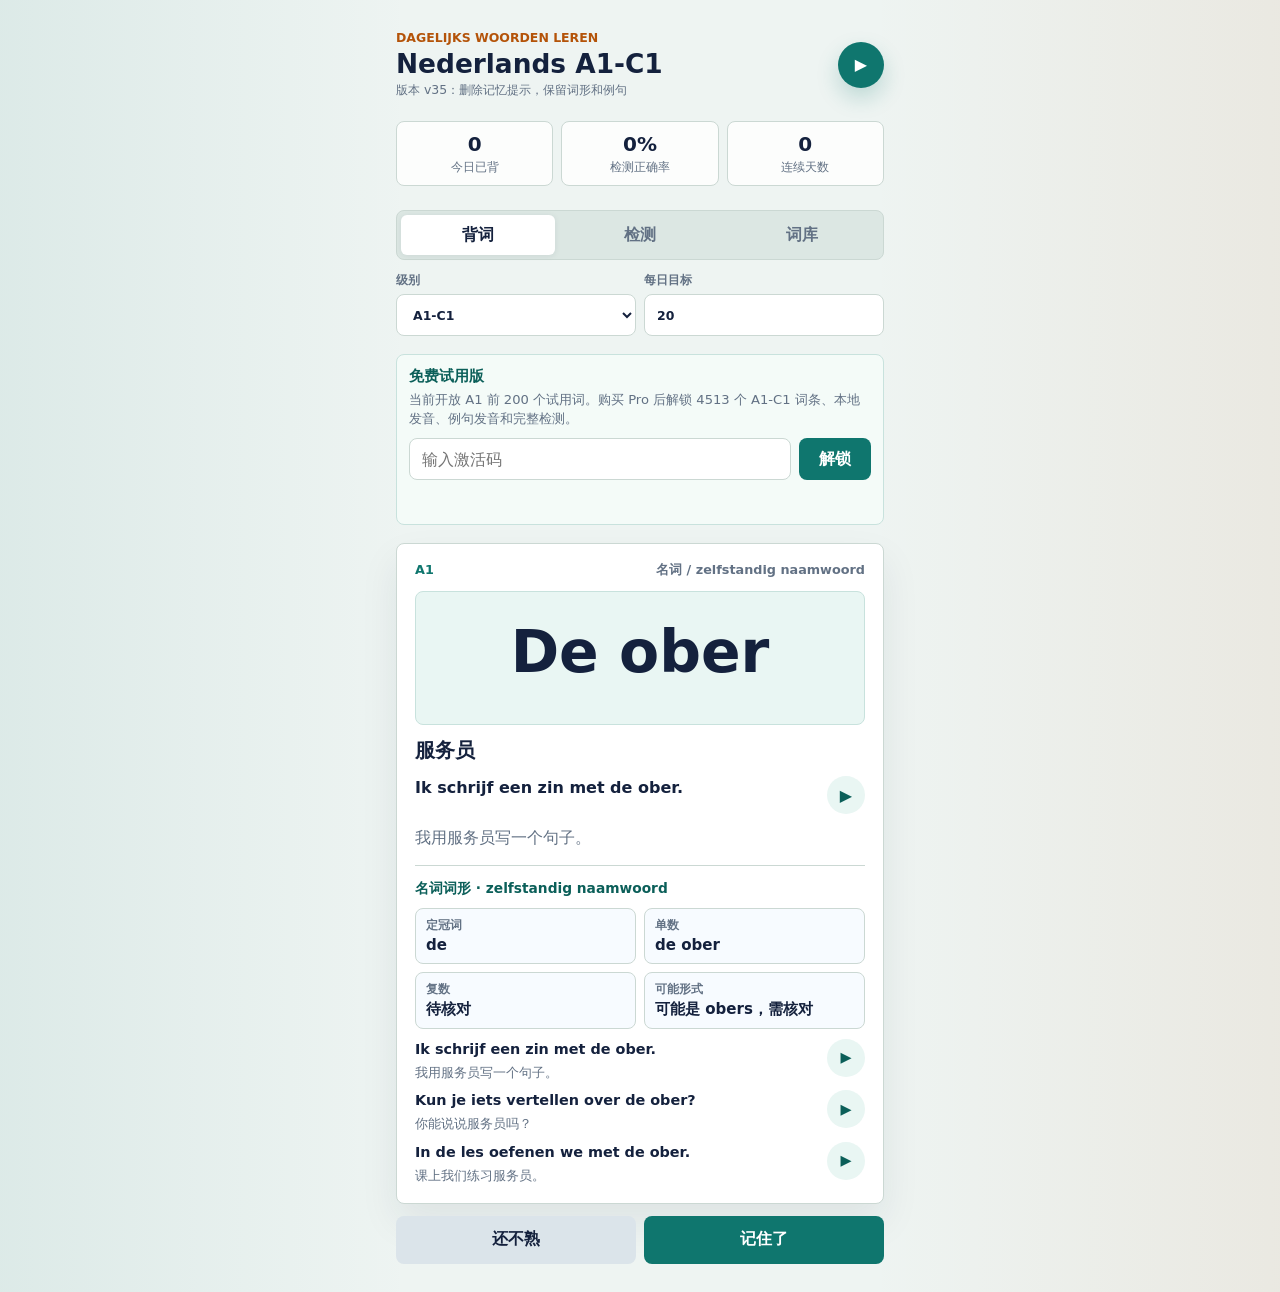
<file: publish-live/index.html>
<!doctype html>
<html lang="zh-CN">
  <head>
    <meta charset="UTF-8" />
    <meta name="viewport" content="width=device-width, initial-scale=1.0" />
    <meta name="theme-color" content="#0f766e" />
    <meta name="mobile-web-app-capable" content="yes" />
    <meta name="application-name" content="NL Woorden" />
    <title>Nederlands A2-C1</title>
    <link rel="manifest" href="manifest.json" />
    <link rel="icon" href="icons/icon-192.png" />
    <link rel="apple-touch-icon" href="icons/icon-192.png" />
    <link rel="stylesheet" href="styles.css?v=35" />
  </head>
  <body>
    <main class="app-shell">
      <section class="topbar">
        <div>
          <p class="eyebrow">Dagelijks woorden leren</p>
          <h1>Nederlands A1-C1</h1>
          <p class="version-tag">版本 v35：删除记忆提示，保留词形和例句</p>
        </div>
        <button class="icon-button" id="speakCurrent" type="button" aria-label="播放当前单词" title="播放当前单词">
          <span aria-hidden="true">▶</span>
        </button>
      </section>

      <section class="status-strip" aria-label="今日学习状态">
        <div>
          <span id="learnedToday">0</span>
          <small>今日已背</small>
        </div>
        <div>
          <span id="accuracy">0%</span>
          <small>检测正确率</small>
        </div>
        <div>
          <span id="streak">0</span>
          <small>连续天数</small>
        </div>
      </section>
      <div class="audio-help">
        <p class="audio-notice" id="audioNotice" role="status"></p>
        <button class="audio-fallback hidden" id="openPronunciation" type="button">打开荷兰语发音页</button>
      </div>

      <nav class="tabs" aria-label="应用视图">
        <button class="tab active" data-view="learn" type="button">背词</button>
        <button class="tab" data-view="quiz" type="button">检测</button>
        <button class="tab" data-view="library" type="button">词库</button>
      </nav>

      <section class="filters" aria-label="学习设置">
        <label>
          级别
          <select id="levelFilter">
            <option value="all">A1-C1</option>
            <option value="A1">A1</option>
            <option value="A2">A2</option>
            <option value="B1">B1</option>
            <option value="B2">B2</option>
            <option value="C1">C1</option>
          </select>
        </label>
        <label>
          每日目标
          <input id="dailyGoal" type="number" min="5" max="80" step="5" value="20" />
        </label>
      </section>
      <section class="license-panel" id="licensePanel" aria-label="Pro 解锁">
        <div>
          <strong id="licenseTitle">免费试用版</strong>
          <p id="licenseText">已开放 A1 前 200 个词。购买 Pro 后解锁 A1-C1 全词库、本地发音、例句发音和完整检测。</p>
        </div>
        <div class="license-row" id="licenseRow">
          <input id="licenseCode" type="text" autocomplete="off" placeholder="输入激活码" />
          <button id="activateLicense" type="button">解锁</button>
        </div>
        <p class="license-message" id="licenseMessage" role="status"></p>
      </section>

      <section class="view active" id="learnView">
        <article class="goal-card hidden" id="goalCard">
          <strong>今天目标完成</strong>
          <p id="goalMessage">你已经完成今天的单词目标。</p>
          <div class="goal-actions">
            <button class="primary" id="goalQuizBtn" type="button">去检测</button>
            <button class="secondary" id="goalReviewBtn" type="button">回顾今日词</button>
            <button class="secondary" id="goalMoreBtn" type="button">继续加练</button>
          </div>
        </article>
        <article class="word-card" id="learnWordCard">
          <div class="word-meta">
            <span id="wordLevel">A2</span>
            <span id="wordPos">名词 · zelfstandig naamwoord</span>
          </div>
          <button class="word-button" id="wordButton" type="button">
            <span id="wordText">woord</span>
            <small id="wordIpa">/woːrt/</small>
          </button>
          <div class="meaning" id="wordMeaning">中文释义</div>
          <div class="example-line">
            <p class="example" id="wordExample">Voorbeeldzin.</p>
            <button class="mini-button" id="speakExample" type="button" aria-label="播放例句" title="播放例句">▶</button>
          </div>
          <p class="example-zh" id="wordExampleZh">例句中文。</p>
          <div class="forms-panel" id="wordForms"></div>
        </article>

        <div class="actions" id="learnActions">
          <button class="secondary" id="againBtn" type="button">还不熟</button>
          <button class="primary" id="knownBtn" type="button">记住了</button>
        </div>
      </section>

      <section class="view" id="quizView">
        <article class="quiz-card">
          <div class="mode-switch" aria-label="检测形式">
            <button class="mode-button active" id="meaningModeBtn" type="button">猜词义</button>
            <button class="mode-button" id="dictationModeBtn" type="button">听写</button>
          </div>
          <div class="word-meta">
            <span id="quizLevel">A2</span>
            <span id="quizMode">听写</span>
          </div>
          <h2 id="quizPrompt">听发音写单词</h2>
          <button class="listen-card" id="listenDictation" type="button">▶ 听荷兰语发音</button>
          <div class="choices" id="choices"></div>
          <div class="typing-row" id="typingRow">
            <input id="typingAnswer" type="text" autocomplete="off" placeholder="输入你听到的荷兰语单词" />
            <button id="typingCheck" type="button">检查</button>
          </div>
          <p class="feedback" id="feedback" role="status"></p>
        </article>
        <div class="actions">
          <button class="secondary" id="playQuizWord" type="button">再听一次</button>
          <button class="primary" id="nextQuiz" type="button">下一题</button>
        </div>
      </section>

      <section class="view" id="libraryView">
        <div class="library-head">
          <input id="searchBox" type="search" placeholder="搜索荷兰语 / 中文 / 例句" />
          <span id="wordCount">0 词</span>
        </div>
        <div class="word-list" id="wordList"></div>
      </section>
    </main>

    <script src="wordbank-extra.js?v=35"></script>
    <script src="audio-index.js?v=35"></script>
    <script src="app.js?v=35"></script>
    <script>
      if ("serviceWorker" in navigator && location.protocol !== "file:") {
        navigator.serviceWorker.register("./sw.js?v=35");
      }
    </script>
  </body>
</html>
</file>
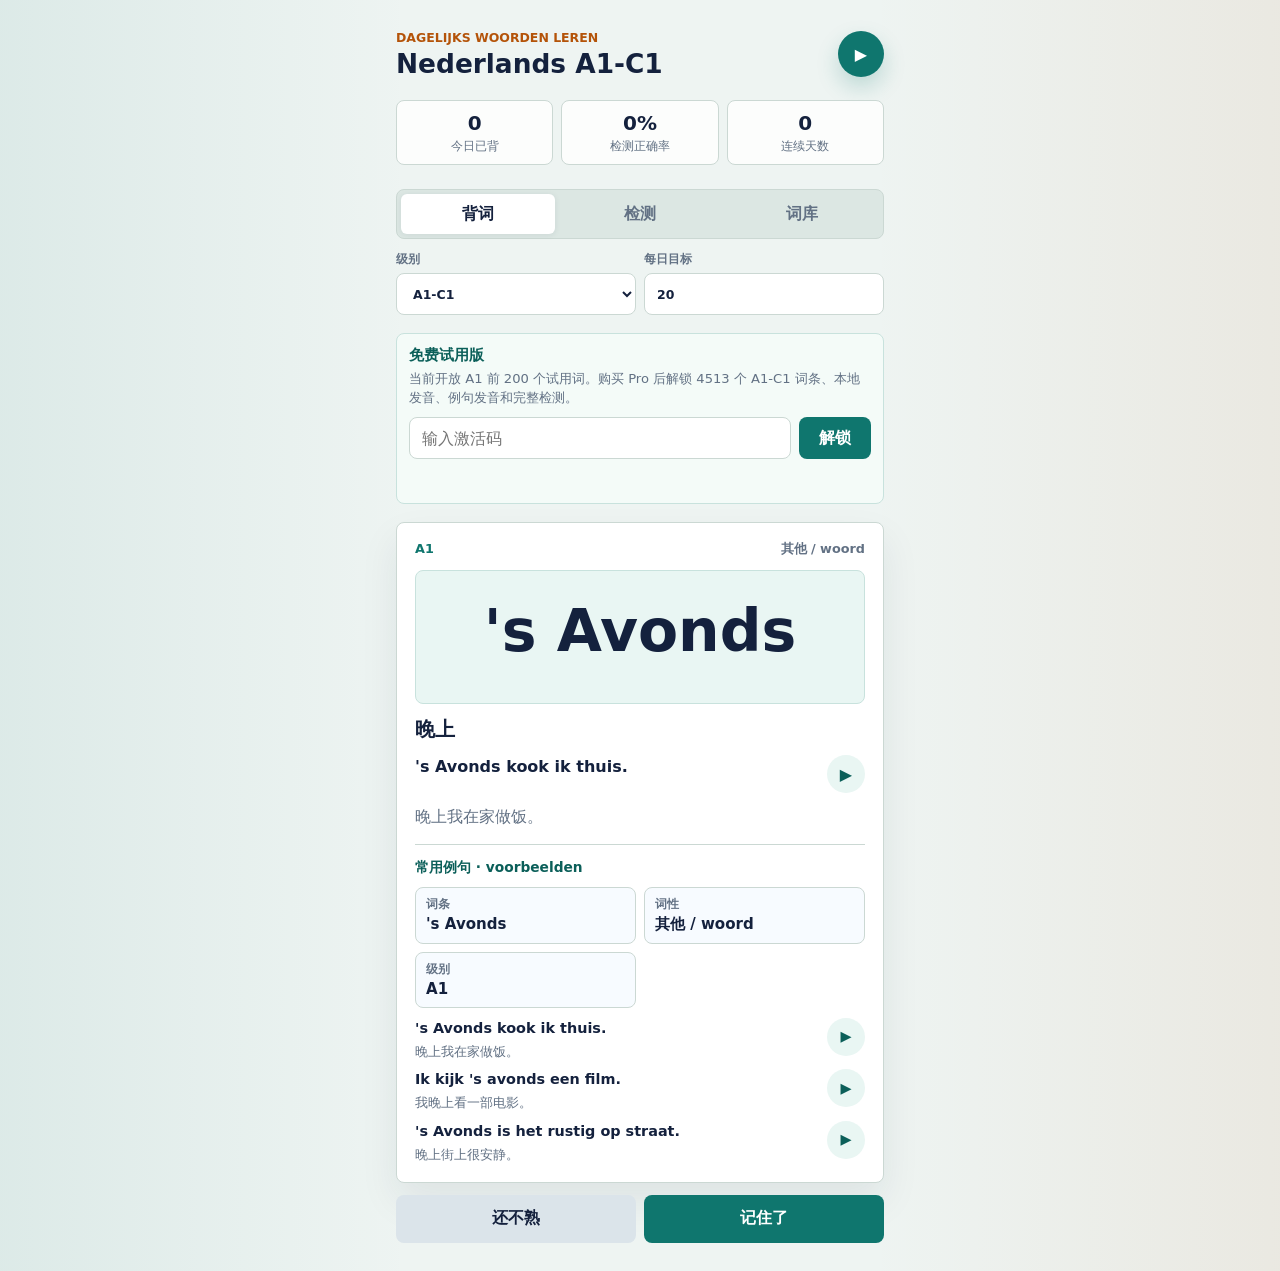
<file: publish-live/publish-live/index.html>
<!doctype html>
<html lang="zh-CN">
  <head>
    <meta charset="UTF-8" />
    <meta name="viewport" content="width=device-width, initial-scale=1.0" />
    <meta name="theme-color" content="#0f766e" />
    <meta name="mobile-web-app-capable" content="yes" />
    <meta name="application-name" content="NL Woorden" />
    <title>Nederlands A2-C1</title>
    <link rel="manifest" href="manifest.json" />
    <link rel="icon" href="icons/icon-192.png" />
    <link rel="apple-touch-icon" href="icons/icon-192.png" />
    <link rel="stylesheet" href="styles.css" />
  </head>
  <body>
    <main class="app-shell">
      <section class="topbar">
        <div>
          <p class="eyebrow">Dagelijks woorden leren</p>
          <h1>Nederlands A1-C1</h1>
        </div>
        <button class="icon-button" id="speakCurrent" type="button" aria-label="播放当前单词" title="播放当前单词">
          <span aria-hidden="true">▶</span>
        </button>
      </section>

      <section class="status-strip" aria-label="今日学习状态">
        <div>
          <span id="learnedToday">0</span>
          <small>今日已背</small>
        </div>
        <div>
          <span id="accuracy">0%</span>
          <small>检测正确率</small>
        </div>
        <div>
          <span id="streak">0</span>
          <small>连续天数</small>
        </div>
      </section>
      <div class="audio-help">
        <p class="audio-notice" id="audioNotice" role="status"></p>
        <button class="audio-fallback hidden" id="openPronunciation" type="button">打开荷兰语发音页</button>
      </div>

      <nav class="tabs" aria-label="应用视图">
        <button class="tab active" data-view="learn" type="button">背词</button>
        <button class="tab" data-view="quiz" type="button">检测</button>
        <button class="tab" data-view="library" type="button">词库</button>
      </nav>

      <section class="filters" aria-label="学习设置">
        <label>
          级别
          <select id="levelFilter">
            <option value="all">A1-C1</option>
            <option value="A1">A1</option>
            <option value="A2">A2</option>
            <option value="B1">B1</option>
            <option value="B2">B2</option>
            <option value="C1">C1</option>
          </select>
        </label>
        <label>
          每日目标
          <input id="dailyGoal" type="number" min="5" max="80" step="5" value="20" />
        </label>
      </section>
      <section class="license-panel" id="licensePanel" aria-label="Pro 解锁">
        <div>
          <strong id="licenseTitle">免费试用版</strong>
          <p id="licenseText">已开放 A1 前 200 个词。购买 Pro 后解锁 A1-C1 全词库、本地发音、例句发音和完整检测。</p>
        </div>
        <div class="license-row" id="licenseRow">
          <input id="licenseCode" type="text" autocomplete="off" placeholder="输入激活码" />
          <button id="activateLicense" type="button">解锁</button>
        </div>
        <p class="license-message" id="licenseMessage" role="status"></p>
      </section>

      <section class="view active" id="learnView">
        <article class="word-card">
          <div class="word-meta">
            <span id="wordLevel">A2</span>
            <span id="wordPos">名词 · zelfstandig naamwoord</span>
          </div>
          <button class="word-button" id="wordButton" type="button">
            <span id="wordText">woord</span>
            <small id="wordIpa">/woːrt/</small>
          </button>
          <div class="meaning" id="wordMeaning">中文释义</div>
          <div class="example-line">
            <p class="example" id="wordExample">Voorbeeldzin.</p>
            <button class="mini-button" id="speakExample" type="button" aria-label="播放例句" title="播放例句">▶</button>
          </div>
          <p class="example-zh" id="wordExampleZh">例句中文。</p>
          <div class="forms-panel" id="wordForms"></div>
        </article>

        <div class="actions">
          <button class="secondary" id="againBtn" type="button">还不熟</button>
          <button class="primary" id="knownBtn" type="button">记住了</button>
        </div>
      </section>

      <section class="view" id="quizView">
        <article class="quiz-card">
          <div class="mode-switch" aria-label="检测形式">
            <button class="mode-button active" id="meaningModeBtn" type="button">猜词义</button>
            <button class="mode-button" id="dictationModeBtn" type="button">听写</button>
          </div>
          <div class="word-meta">
            <span id="quizLevel">A2</span>
            <span id="quizMode">听写</span>
          </div>
          <h2 id="quizPrompt">听发音写单词</h2>
          <button class="listen-card" id="listenDictation" type="button">▶ 听荷兰语发音</button>
          <div class="choices" id="choices"></div>
          <div class="typing-row" id="typingRow">
            <input id="typingAnswer" type="text" autocomplete="off" placeholder="输入你听到的荷兰语单词" />
            <button id="typingCheck" type="button">检查</button>
          </div>
          <p class="feedback" id="feedback" role="status"></p>
        </article>
        <div class="actions">
          <button class="secondary" id="playQuizWord" type="button">再听一次</button>
          <button class="primary" id="nextQuiz" type="button">下一题</button>
        </div>
      </section>

      <section class="view" id="libraryView">
        <div class="library-head">
          <input id="searchBox" type="search" placeholder="搜索荷兰语 / 中文 / 例句" />
          <span id="wordCount">0 词</span>
        </div>
        <div class="word-list" id="wordList"></div>
      </section>
    </main>

    <script src="wordbank-extra.js"></script>
    <script src="audio-index.js"></script>
    <script src="app.js"></script>
    <script>
      if ("serviceWorker" in navigator && location.protocol !== "file:") {
        navigator.serviceWorker.register("./sw.js");
      }
    </script>
  </body>
</html>
</file>
<file: publish-live/styles.css>
:root {
  color-scheme: light;
  --bg: #eef4f2;
  --ink: #14213d;
  --muted: #627184;
  --line: #cbd8d3;
  --surface: #ffffff;
  --primary: #0f766e;
  --primary-dark: #0b5f59;
  --accent: #b45309;
  --ok: #15803d;
  --bad: #b91c1c;
  font-family: Inter, ui-sans-serif, system-ui, -apple-system, BlinkMacSystemFont, "Segoe UI", sans-serif;
}

* {
  box-sizing: border-box;
}

body {
  margin: 0;
  min-height: 100vh;
  background: var(--bg);
  color: var(--ink);
}

button,
input,
select {
  font: inherit;
}

.app-shell {
  width: min(100%, 520px);
  min-height: 100vh;
  margin: 0 auto;
  padding: 18px 16px 28px;
}

.topbar {
  display: flex;
  align-items: center;
  justify-content: space-between;
  gap: 16px;
}

.eyebrow {
  margin: 0 0 4px;
  color: var(--accent);
  font-size: 0.78rem;
  font-weight: 800;
  text-transform: uppercase;
}

.version-tag {
  color: var(--muted);
  font-size: 0.78rem;
  margin-top: 4px;
}

h1,
h2,
p {
  margin: 0;
}

h1 {
  font-size: 1.65rem;
  line-height: 1.1;
}

.icon-button {
  width: 46px;
  height: 46px;
  border: 0;
  border-radius: 50%;
  background: var(--primary);
  color: white;
  font-weight: 900;
  box-shadow: 0 10px 22px rgba(15, 118, 110, 0.22);
}

.status-strip {
  display: grid;
  grid-template-columns: repeat(3, 1fr);
  gap: 8px;
  margin: 22px 0 14px;
}

.status-strip div {
  min-width: 0;
  border: 1px solid var(--line);
  border-radius: 8px;
  background: rgba(255, 255, 255, 0.82);
  padding: 10px 8px;
  text-align: center;
}

.status-strip span {
  display: block;
  font-size: 1.25rem;
  font-weight: 850;
}

.status-strip small {
  color: var(--muted);
  font-size: 0.72rem;
}

.audio-help {
  display: grid;
  gap: 8px;
  margin: -2px 2px 12px;
}

.audio-notice {
  min-height: 20px;
  margin: 0;
  color: #9a3412;
  font-size: 0.82rem;
  font-weight: 760;
}

.audio-notice:empty {
  display: none;
}

.audio-fallback {
  width: fit-content;
  border: 1px solid #fed7aa;
  border-radius: 999px;
  background: #fff7ed;
  color: #9a3412;
  padding: 8px 12px;
  font-size: 0.82rem;
  font-weight: 850;
}

.tabs,
.filters,
.actions,
.typing-row,
.library-head,
.example-line,
.mode-switch {
  display: flex;
  gap: 8px;
}

.tabs {
  padding: 4px;
  border: 1px solid var(--line);
  border-radius: 8px;
  background: #dce7e3;
}

.tab {
  flex: 1;
  min-height: 40px;
  border: 0;
  border-radius: 6px;
  background: transparent;
  color: var(--muted);
  font-weight: 750;
}

.tab.active {
  background: var(--surface);
  color: var(--ink);
  box-shadow: 0 1px 6px rgba(20, 33, 61, 0.08);
}

.filters {
  margin: 12px 0 18px;
}

.license-panel {
  display: grid;
  gap: 10px;
  margin-bottom: 18px;
  border: 1px solid #c8e2dd;
  border-radius: 8px;
  background: #f4fbf8;
  padding: 12px;
}

.license-panel strong {
  display: block;
  color: var(--primary-dark);
  font-size: 0.92rem;
}

.license-panel p {
  margin-top: 4px;
  color: var(--muted);
  font-size: 0.82rem;
  line-height: 1.45;
}

.license-row {
  display: flex;
  gap: 8px;
}

.license-row input {
  flex: 1;
  text-transform: uppercase;
}

.license-row button {
  min-width: 72px;
  border: 0;
  border-radius: 8px;
  background: var(--primary);
  color: white;
  font-weight: 850;
}

.license-message {
  min-height: 18px;
  margin: 0;
  color: #9a3412;
  font-weight: 780;
}

.license-message.ok {
  color: var(--ok);
}

label {
  flex: 1;
  display: grid;
  gap: 5px;
  color: var(--muted);
  font-size: 0.78rem;
  font-weight: 800;
}

select,
input {
  width: 100%;
  min-height: 42px;
  border: 1px solid var(--line);
  border-radius: 8px;
  background: var(--surface);
  color: var(--ink);
  padding: 0 12px;
}

.view {
  display: none;
}

.view.active {
  display: block;
}

.word-card,
.quiz-card,
.goal-card {
  border: 1px solid var(--line);
  border-radius: 8px;
  background: var(--surface);
  padding: 18px;
  box-shadow: 0 18px 38px rgba(20, 33, 61, 0.08);
}

.goal-card {
  display: grid;
  gap: 6px;
  margin-bottom: 12px;
  border-color: #bbf7d0;
  background: #f0fdf4;
  box-shadow: none;
}

.goal-card strong {
  color: var(--ok);
  font-size: 1.05rem;
}

.goal-card p {
  color: var(--muted);
  line-height: 1.45;
}

.goal-actions {
  display: grid;
  grid-template-columns: repeat(3, minmax(0, 1fr));
  gap: 10px;
  margin-top: 8px;
}

.word-meta {
  display: flex;
  justify-content: space-between;
  gap: 8px;
  color: var(--muted);
  font-size: 0.8rem;
  font-weight: 800;
}

.word-meta span:first-child {
  color: var(--primary);
}

.word-button {
  width: 100%;
  min-height: 134px;
  margin: 12px 0;
  border: 1px solid #c8e2dd;
  border-radius: 8px;
  background: #e9f6f3;
  color: var(--ink);
  padding: 18px 10px;
}

.word-button span {
  display: block;
  overflow-wrap: anywhere;
  font-size: clamp(2.1rem, 12vw, 3.65rem);
  font-weight: 900;
  line-height: 1.05;
}

.word-button small {
  display: block;
  margin-top: 10px;
  color: var(--primary-dark);
  font-size: 1rem;
  font-weight: 750;
}

.meaning {
  font-size: 1.25rem;
  font-weight: 850;
  line-height: 1.35;
}

.example,
.example-zh {
  margin-top: 12px;
  line-height: 1.55;
}

.example-line {
  align-items: flex-start;
  margin-top: 12px;
}

.example {
  flex: 1;
  margin-top: 0;
  color: var(--ink);
  font-weight: 650;
}

.example-zh {
  color: var(--muted);
}

.forms-panel {
  display: grid;
  gap: 10px;
  margin-top: 14px;
  padding-top: 14px;
  border-top: 1px solid var(--line);
}

.forms-title {
  color: var(--primary-dark);
  font-size: 0.86rem;
  font-weight: 900;
}

.form-grid {
  display: grid;
  grid-template-columns: repeat(2, minmax(0, 1fr));
  gap: 8px;
}

.form-item {
  min-width: 0;
  border: 1px solid var(--line);
  border-radius: 8px;
  background: #f7fbff;
  padding: 9px 10px;
}

.form-item small {
  display: block;
  color: var(--muted);
  font-size: 0.72rem;
  font-weight: 850;
}

.form-item strong {
  display: block;
  margin-top: 3px;
  overflow-wrap: anywhere;
  font-size: 0.94rem;
}

.form-examples {
  display: grid;
  gap: 8px;
}

.form-example {
  display: flex;
  align-items: flex-start;
  gap: 8px;
  color: var(--muted);
  font-size: 0.9rem;
  line-height: 1.45;
}

.form-example span {
  flex: 1;
}

.form-example strong,
.form-example small {
  display: block;
}

.form-example strong {
  color: var(--ink);
  font-weight: 750;
}

.form-example small {
  margin-top: 3px;
  color: var(--muted);
  font-size: 0.84rem;
}

.actions {
  margin-top: 12px;
}

.primary,
.secondary,
.typing-row button {
  flex: 1;
  min-height: 48px;
  border: 0;
  border-radius: 8px;
  font-weight: 850;
}

.primary,
.typing-row button {
  background: var(--primary);
  color: white;
}

.secondary {
  background: #dbe4ea;
  color: var(--ink);
}

.mini-button {
  width: 38px;
  min-width: 38px;
  height: 38px;
  border: 0;
  border-radius: 50%;
  background: #e9f6f3;
  color: var(--primary-dark);
  font-weight: 900;
}

.mode-switch {
  padding: 4px;
  margin-bottom: 14px;
  border: 1px solid var(--line);
  border-radius: 8px;
  background: #dce7e3;
}

.mode-button {
  flex: 1;
  min-height: 38px;
  border: 0;
  border-radius: 6px;
  background: transparent;
  color: var(--muted);
  font-weight: 850;
}

.mode-button.active {
  background: var(--surface);
  color: var(--ink);
  box-shadow: 0 1px 6px rgba(20, 33, 61, 0.08);
}

.quiz-card h2 {
  margin: 20px 0;
  overflow-wrap: anywhere;
  font-size: 2.2rem;
  line-height: 1.05;
}

.listen-card {
  width: 100%;
  min-height: 92px;
  border: 1px solid #c8e2dd;
  border-radius: 8px;
  background: #e9f6f3;
  color: var(--primary-dark);
  font-size: 1.2rem;
  font-weight: 900;
}

.choices {
  display: grid;
  gap: 8px;
}

.choice {
  min-height: 52px;
  border: 1px solid var(--line);
  border-radius: 8px;
  background: #f7fbff;
  padding: 10px 12px;
  text-align: left;
  color: var(--ink);
}

.choice.correct {
  border-color: #86efac;
  background: #dcfce7;
}

.choice.wrong {
  border-color: #fecaca;
  background: #fee2e2;
}

.typing-row {
  margin-top: 14px;
}

.typing-row input {
  flex: 1.4;
}

.feedback {
  min-height: 28px;
  margin-top: 12px;
  color: var(--muted);
  font-weight: 780;
}

.feedback.ok {
  color: var(--ok);
}

.feedback.bad {
  color: var(--bad);
}

.library-head {
  align-items: center;
  margin-bottom: 10px;
}

.library-head input {
  flex: 1;
}

.library-head span {
  color: var(--muted);
  font-size: 0.86rem;
  font-weight: 800;
  white-space: nowrap;
}

.word-list {
  display: grid;
  gap: 8px;
  padding-bottom: 20px;
}

.word-row {
  border: 1px solid var(--line);
  border-radius: 8px;
  background: var(--surface);
  padding: 12px;
}

.word-row strong {
  display: block;
  margin-bottom: 4px;
  overflow-wrap: anywhere;
  font-size: 1.05rem;
}

.word-row p {
  color: var(--muted);
  font-size: 0.9rem;
  line-height: 1.45;
}

.hidden {
  display: none;
}

@media (min-width: 700px) {
  body {
    background:
      linear-gradient(90deg, rgba(15, 118, 110, 0.08), transparent 32%, transparent 68%, rgba(180, 83, 9, 0.07)),
      var(--bg);
  }

  .app-shell {
    padding-top: 30px;
  }
}
</file>
<file: publish-live/publish-live/styles.css>
:root {
  color-scheme: light;
  --bg: #eef4f2;
  --ink: #14213d;
  --muted: #627184;
  --line: #cbd8d3;
  --surface: #ffffff;
  --primary: #0f766e;
  --primary-dark: #0b5f59;
  --accent: #b45309;
  --ok: #15803d;
  --bad: #b91c1c;
  font-family: Inter, ui-sans-serif, system-ui, -apple-system, BlinkMacSystemFont, "Segoe UI", sans-serif;
}

* {
  box-sizing: border-box;
}

body {
  margin: 0;
  min-height: 100vh;
  background: var(--bg);
  color: var(--ink);
}

button,
input,
select {
  font: inherit;
}

.app-shell {
  width: min(100%, 520px);
  min-height: 100vh;
  margin: 0 auto;
  padding: 18px 16px 28px;
}

.topbar {
  display: flex;
  align-items: center;
  justify-content: space-between;
  gap: 16px;
}

.eyebrow {
  margin: 0 0 4px;
  color: var(--accent);
  font-size: 0.78rem;
  font-weight: 800;
  text-transform: uppercase;
}

h1,
h2,
p {
  margin: 0;
}

h1 {
  font-size: 1.65rem;
  line-height: 1.1;
}

.icon-button {
  width: 46px;
  height: 46px;
  border: 0;
  border-radius: 50%;
  background: var(--primary);
  color: white;
  font-weight: 900;
  box-shadow: 0 10px 22px rgba(15, 118, 110, 0.22);
}

.status-strip {
  display: grid;
  grid-template-columns: repeat(3, 1fr);
  gap: 8px;
  margin: 22px 0 14px;
}

.status-strip div {
  min-width: 0;
  border: 1px solid var(--line);
  border-radius: 8px;
  background: rgba(255, 255, 255, 0.82);
  padding: 10px 8px;
  text-align: center;
}

.status-strip span {
  display: block;
  font-size: 1.25rem;
  font-weight: 850;
}

.status-strip small {
  color: var(--muted);
  font-size: 0.72rem;
}

.audio-help {
  display: grid;
  gap: 8px;
  margin: -2px 2px 12px;
}

.audio-notice {
  min-height: 20px;
  margin: 0;
  color: #9a3412;
  font-size: 0.82rem;
  font-weight: 760;
}

.audio-notice:empty {
  display: none;
}

.audio-fallback {
  width: fit-content;
  border: 1px solid #fed7aa;
  border-radius: 999px;
  background: #fff7ed;
  color: #9a3412;
  padding: 8px 12px;
  font-size: 0.82rem;
  font-weight: 850;
}

.tabs,
.filters,
.actions,
.typing-row,
.library-head,
.example-line,
.mode-switch {
  display: flex;
  gap: 8px;
}

.tabs {
  padding: 4px;
  border: 1px solid var(--line);
  border-radius: 8px;
  background: #dce7e3;
}

.tab {
  flex: 1;
  min-height: 40px;
  border: 0;
  border-radius: 6px;
  background: transparent;
  color: var(--muted);
  font-weight: 750;
}

.tab.active {
  background: var(--surface);
  color: var(--ink);
  box-shadow: 0 1px 6px rgba(20, 33, 61, 0.08);
}

.filters {
  margin: 12px 0 18px;
}

.license-panel {
  display: grid;
  gap: 10px;
  margin-bottom: 18px;
  border: 1px solid #c8e2dd;
  border-radius: 8px;
  background: #f4fbf8;
  padding: 12px;
}

.license-panel strong {
  display: block;
  color: var(--primary-dark);
  font-size: 0.92rem;
}

.license-panel p {
  margin-top: 4px;
  color: var(--muted);
  font-size: 0.82rem;
  line-height: 1.45;
}

.license-row {
  display: flex;
  gap: 8px;
}

.license-row input {
  flex: 1;
  text-transform: uppercase;
}

.license-row button {
  min-width: 72px;
  border: 0;
  border-radius: 8px;
  background: var(--primary);
  color: white;
  font-weight: 850;
}

.license-message {
  min-height: 18px;
  margin: 0;
  color: #9a3412;
  font-weight: 780;
}

.license-message.ok {
  color: var(--ok);
}

label {
  flex: 1;
  display: grid;
  gap: 5px;
  color: var(--muted);
  font-size: 0.78rem;
  font-weight: 800;
}

select,
input {
  width: 100%;
  min-height: 42px;
  border: 1px solid var(--line);
  border-radius: 8px;
  background: var(--surface);
  color: var(--ink);
  padding: 0 12px;
}

.view {
  display: none;
}

.view.active {
  display: block;
}

.word-card,
.quiz-card {
  border: 1px solid var(--line);
  border-radius: 8px;
  background: var(--surface);
  padding: 18px;
  box-shadow: 0 18px 38px rgba(20, 33, 61, 0.08);
}

.word-meta {
  display: flex;
  justify-content: space-between;
  gap: 8px;
  color: var(--muted);
  font-size: 0.8rem;
  font-weight: 800;
}

.word-meta span:first-child {
  color: var(--primary);
}

.word-button {
  width: 100%;
  min-height: 134px;
  margin: 12px 0;
  border: 1px solid #c8e2dd;
  border-radius: 8px;
  background: #e9f6f3;
  color: var(--ink);
  padding: 18px 10px;
}

.word-button span {
  display: block;
  overflow-wrap: anywhere;
  font-size: clamp(2.1rem, 12vw, 3.65rem);
  font-weight: 900;
  line-height: 1.05;
}

.word-button small {
  display: block;
  margin-top: 10px;
  color: var(--primary-dark);
  font-size: 1rem;
  font-weight: 750;
}

.meaning {
  font-size: 1.25rem;
  font-weight: 850;
  line-height: 1.35;
}

.example,
.example-zh {
  margin-top: 12px;
  line-height: 1.55;
}

.example-line {
  align-items: flex-start;
  margin-top: 12px;
}

.example {
  flex: 1;
  margin-top: 0;
  color: var(--ink);
  font-weight: 650;
}

.example-zh {
  color: var(--muted);
}

.forms-panel {
  display: grid;
  gap: 10px;
  margin-top: 14px;
  padding-top: 14px;
  border-top: 1px solid var(--line);
}

.forms-title {
  color: var(--primary-dark);
  font-size: 0.86rem;
  font-weight: 900;
}

.form-grid {
  display: grid;
  grid-template-columns: repeat(2, minmax(0, 1fr));
  gap: 8px;
}

.form-item {
  min-width: 0;
  border: 1px solid var(--line);
  border-radius: 8px;
  background: #f7fbff;
  padding: 9px 10px;
}

.form-item small {
  display: block;
  color: var(--muted);
  font-size: 0.72rem;
  font-weight: 850;
}

.form-item strong {
  display: block;
  margin-top: 3px;
  overflow-wrap: anywhere;
  font-size: 0.94rem;
}

.form-examples {
  display: grid;
  gap: 8px;
}

.form-example {
  display: flex;
  align-items: flex-start;
  gap: 8px;
  color: var(--muted);
  font-size: 0.9rem;
  line-height: 1.45;
}

.form-example span {
  flex: 1;
}

.form-example strong,
.form-example small {
  display: block;
}

.form-example strong {
  color: var(--ink);
  font-weight: 750;
}

.form-example small {
  margin-top: 3px;
  color: var(--muted);
  font-size: 0.84rem;
}

.actions {
  margin-top: 12px;
}

.primary,
.secondary,
.typing-row button {
  flex: 1;
  min-height: 48px;
  border: 0;
  border-radius: 8px;
  font-weight: 850;
}

.primary,
.typing-row button {
  background: var(--primary);
  color: white;
}

.secondary {
  background: #dbe4ea;
  color: var(--ink);
}

.mini-button {
  width: 38px;
  min-width: 38px;
  height: 38px;
  border: 0;
  border-radius: 50%;
  background: #e9f6f3;
  color: var(--primary-dark);
  font-weight: 900;
}

.mode-switch {
  padding: 4px;
  margin-bottom: 14px;
  border: 1px solid var(--line);
  border-radius: 8px;
  background: #dce7e3;
}

.mode-button {
  flex: 1;
  min-height: 38px;
  border: 0;
  border-radius: 6px;
  background: transparent;
  color: var(--muted);
  font-weight: 850;
}

.mode-button.active {
  background: var(--surface);
  color: var(--ink);
  box-shadow: 0 1px 6px rgba(20, 33, 61, 0.08);
}

.quiz-card h2 {
  margin: 20px 0;
  overflow-wrap: anywhere;
  font-size: 2.2rem;
  line-height: 1.05;
}

.listen-card {
  width: 100%;
  min-height: 92px;
  border: 1px solid #c8e2dd;
  border-radius: 8px;
  background: #e9f6f3;
  color: var(--primary-dark);
  font-size: 1.2rem;
  font-weight: 900;
}

.choices {
  display: grid;
  gap: 8px;
}

.choice {
  min-height: 52px;
  border: 1px solid var(--line);
  border-radius: 8px;
  background: #f7fbff;
  padding: 10px 12px;
  text-align: left;
  color: var(--ink);
}

.choice.correct {
  border-color: #86efac;
  background: #dcfce7;
}

.choice.wrong {
  border-color: #fecaca;
  background: #fee2e2;
}

.typing-row {
  margin-top: 14px;
}

.typing-row input {
  flex: 1.4;
}

.feedback {
  min-height: 28px;
  margin-top: 12px;
  color: var(--muted);
  font-weight: 780;
}

.feedback.ok {
  color: var(--ok);
}

.feedback.bad {
  color: var(--bad);
}

.library-head {
  align-items: center;
  margin-bottom: 10px;
}

.library-head input {
  flex: 1;
}

.library-head span {
  color: var(--muted);
  font-size: 0.86rem;
  font-weight: 800;
  white-space: nowrap;
}

.word-list {
  display: grid;
  gap: 8px;
  padding-bottom: 20px;
}

.word-row {
  border: 1px solid var(--line);
  border-radius: 8px;
  background: var(--surface);
  padding: 12px;
}

.word-row strong {
  display: block;
  margin-bottom: 4px;
  overflow-wrap: anywhere;
  font-size: 1.05rem;
}

.word-row p {
  color: var(--muted);
  font-size: 0.9rem;
  line-height: 1.45;
}

.hidden {
  display: none;
}

@media (min-width: 700px) {
  body {
    background:
      linear-gradient(90deg, rgba(15, 118, 110, 0.08), transparent 32%, transparent 68%, rgba(180, 83, 9, 0.07)),
      var(--bg);
  }

  .app-shell {
    padding-top: 30px;
  }
}
</file>
